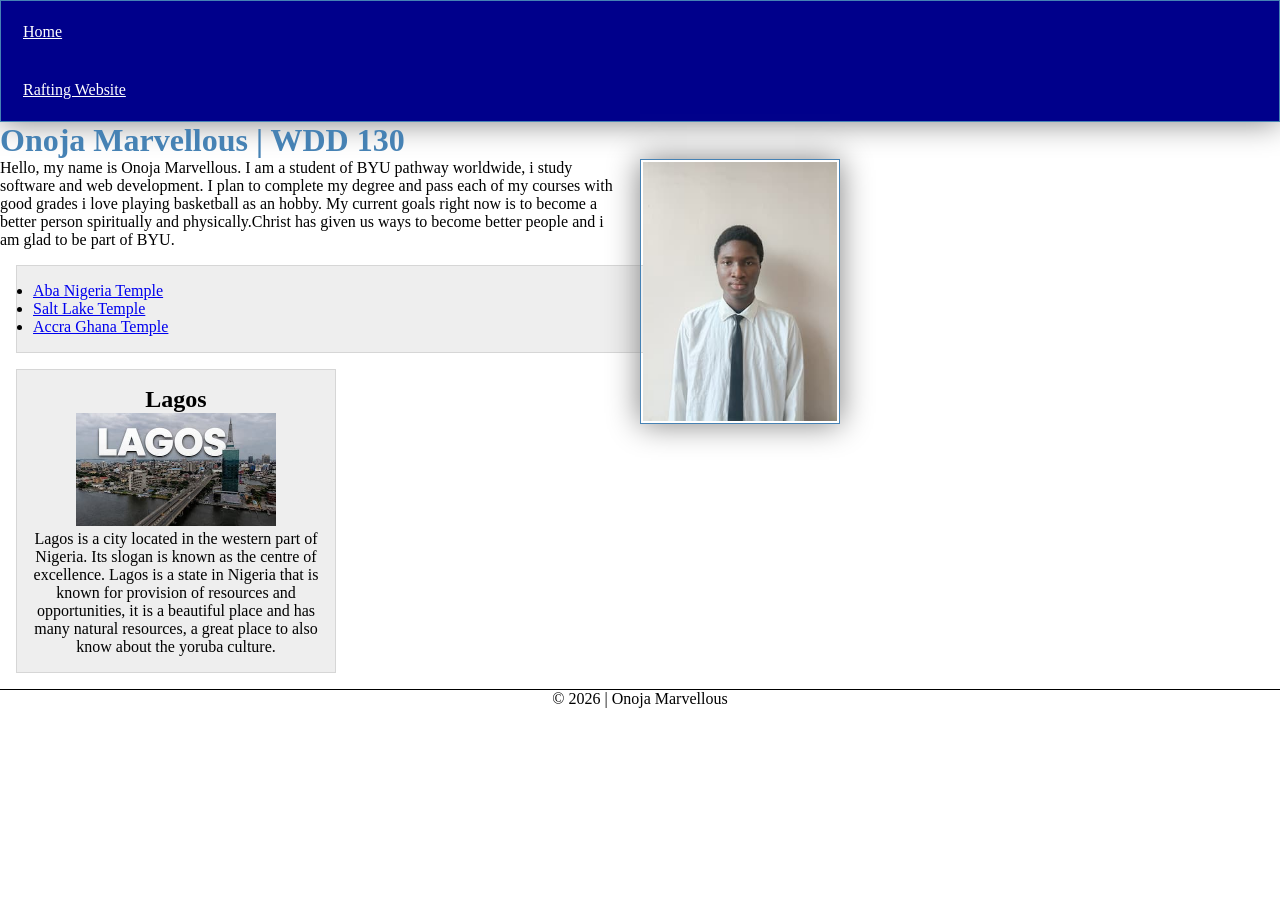
<file: index.html>
<!--23 July 2026 -->
<!DOCTYPE html>
<html lang="en-US">

<head>
    <meta charset="UTF-8">
    <meta name="viewport" content="width=device-width, initial-scale=1.0">
    <title>Onoja Marvellous | WDD 130</title>
    <meta name="description" content="Onoja Marvellous BYU-Idaho WDD 130 course home page">
    <meta name="author" content="Onoja Marvellous">

    <link rel="stylesheet" href="styles/styles.css">
</head>


<body>
    <header>
        <nav>
            <a href="#">Home</a>
            <a href="wwr/">Rafting Website</a>

        </nav>
    </header>
    <main>
        <h1>Onoja Marvellous | WDD 130</h1>
        <img src="images/profile.jpg" alt="Onoja Marvellous" width="200">
        <p>Hello, my name is Onoja Marvellous. I am a student of BYU pathway worldwide, i study
            software and web development. I plan to complete my degree and pass each of my courses
            with good grades
            i love playing basketball as an hobby. My current goals right now is to become a better
            person spiritually and physically.Christ has given us ways to become better people and i
            am glad to be part of BYU. </p>
        <ul class="box">
            <li><a href="https://www.churchofjesuschrist.org/temples/details/aba-nigeria-temple"
                  target="_blank" rel="noopener">Aba Nigeria Temple</a></li>
            <li><a href="https://www.churchofjesuschrist.org/temples/details/salt-lake-temple"
                  target="_blank" rel="noopener">Salt Lake Temple</a></li>
            <li><a href="https;//www.churchofjesuschrist.org/temples/details/accra-ghana-temple"
                  target="_blank" rel="noopener">Accra Ghana Temple</a></li>
        </ul>

    </main>
    <aside class="box">
        <h2>Lagos</h2>
        <img src="images/lagos.jpg" alt="Lagos city Nigeria">
        <p>Lagos is a city located in the western part of Nigeria. Its slogan is known as the
            centre of excellence.
            Lagos is a state in Nigeria that is known for provision of resources and opportunities,
            it is a beautiful place and has many natural resources, a great place to also know about
            the yoruba culture.
        </p>
    </aside>

    <footer>
        <p>&copy; 2026 | Onoja Marvellous</p>
    </footer>

</body>

</html>
</file>
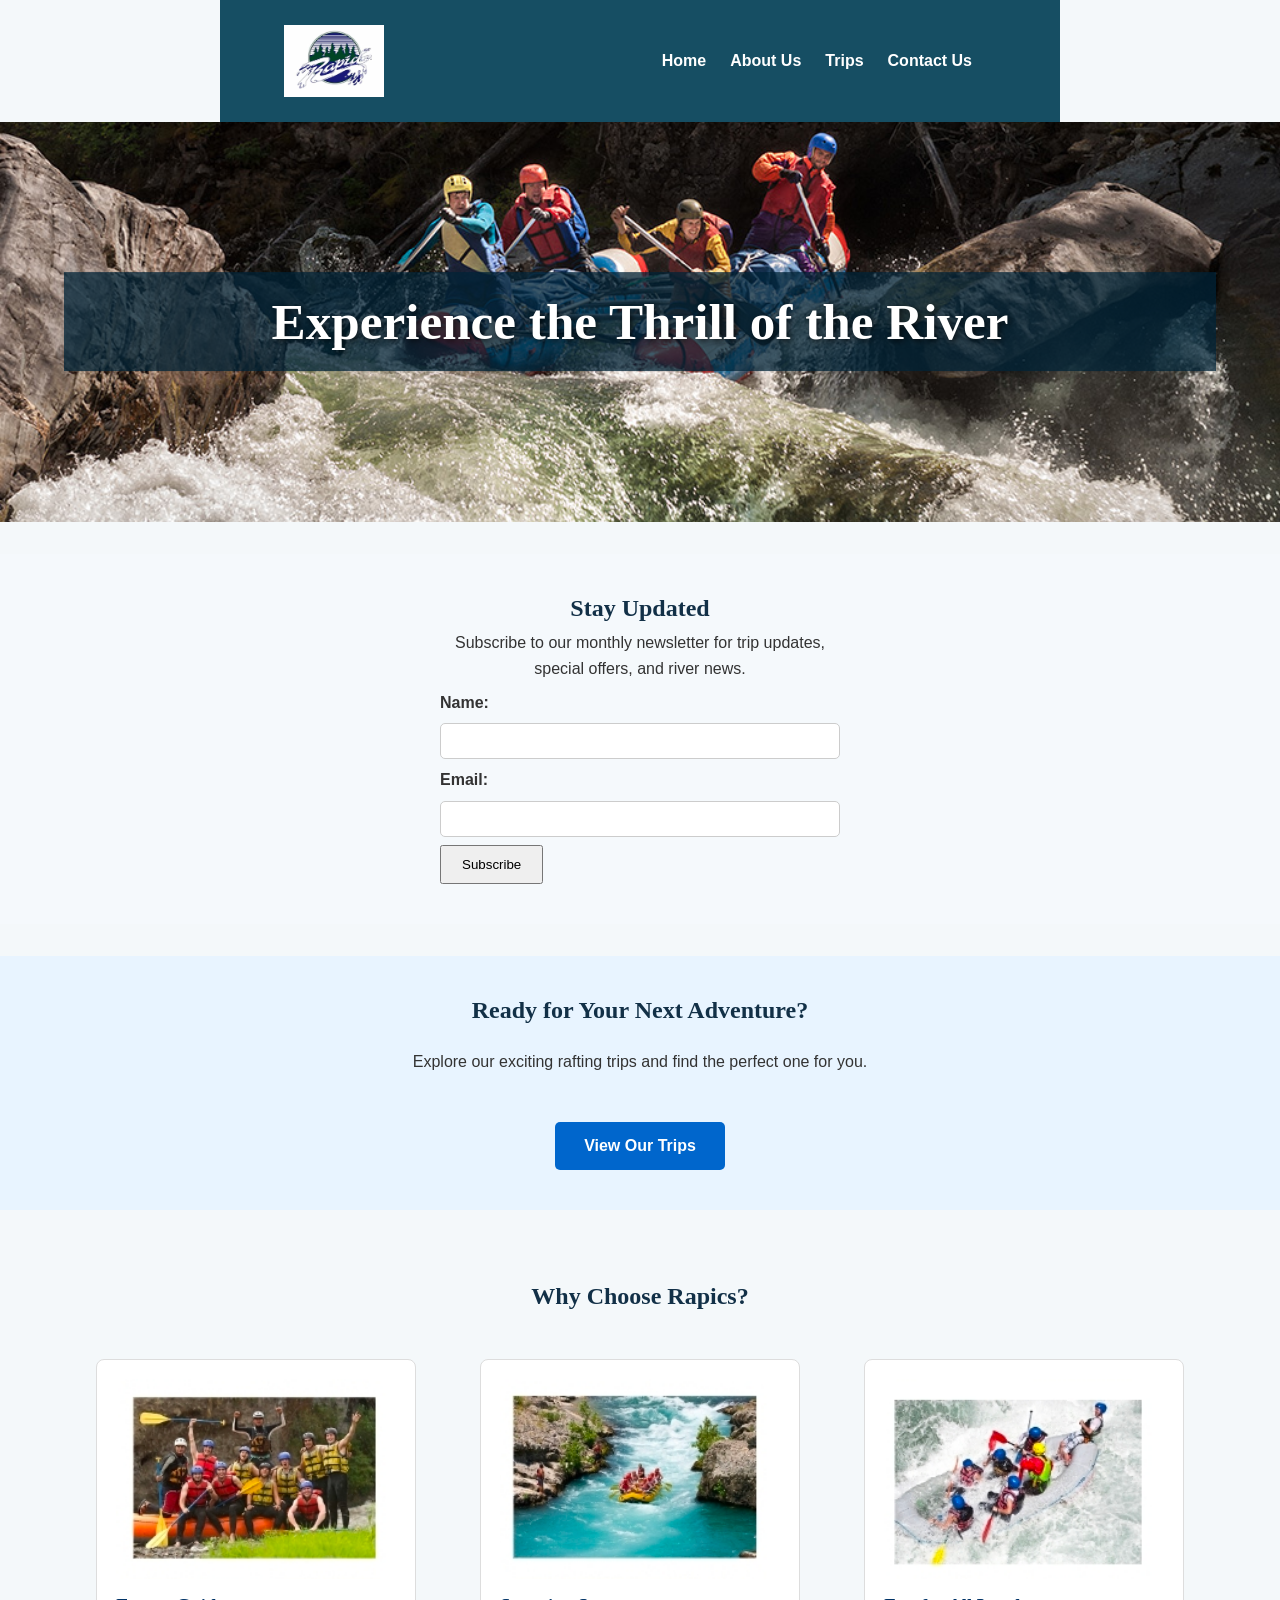
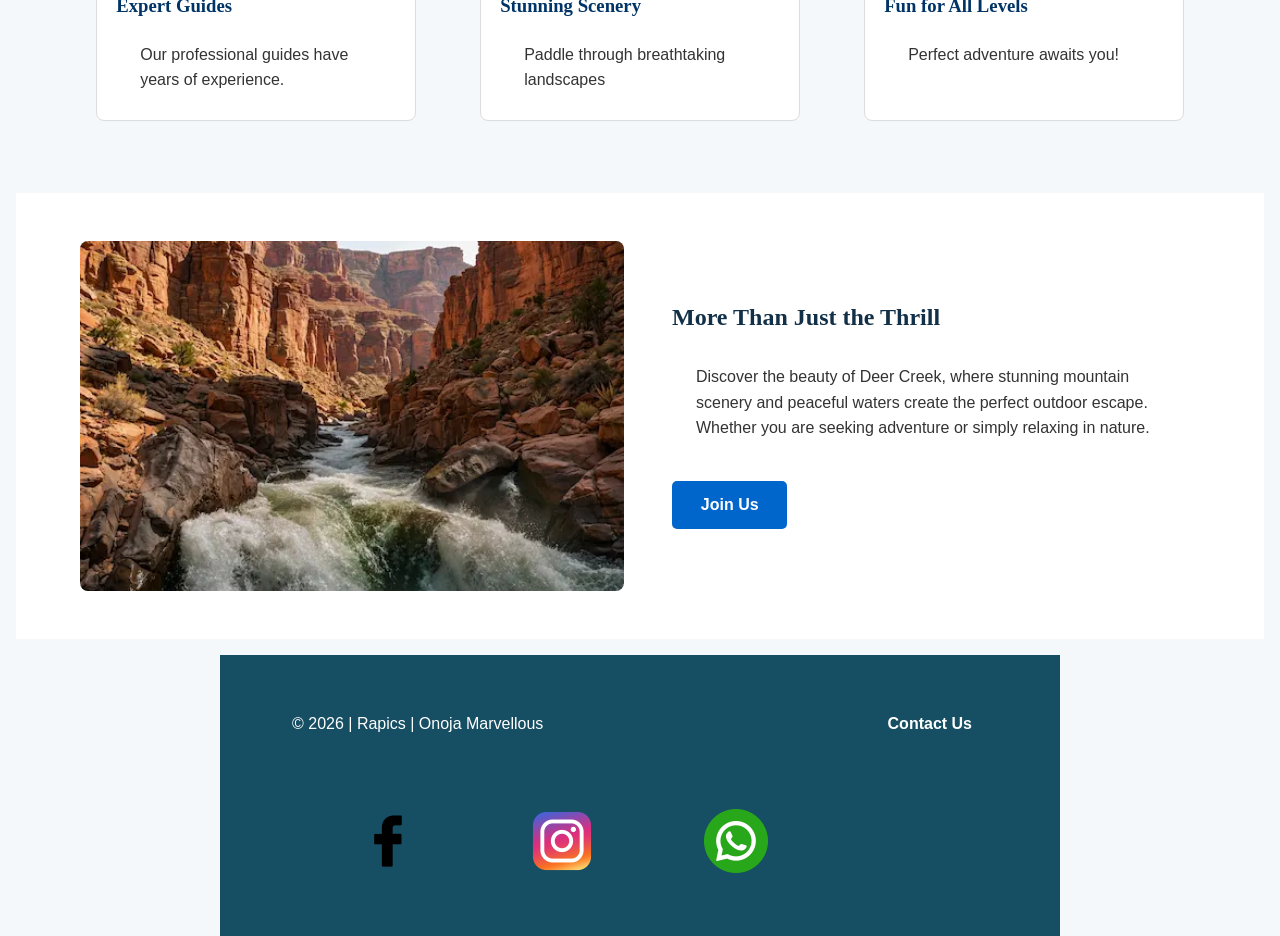
<file: wwr/index.html>
<!DOCTYPE html>
<html lang="en">

<head>
    <meta charset="UTF-8">
    <meta name="viewport" content="width=device-width, initial-scale=1.0">
    <title>Home | Rapics</title>
    <meta name="description" content="Contact Rapics for whitewater rafting adventures on Deer Creek River.
      Find our location, phone number, email address, and other information.">
    <meta name="author" content="Onoja Marvellous">
    <link rel="stylesheet" href="styles/rafting.css">
</head>

<body>
    <header>
        <img src="images/z-rapics.jpg" alt="Company Logo" width="200">
        <nav>
            <a href="index.html">Home</a>
            <a href="about.html">About Us</a>
            <a href="trips.html">Trips</a>
            <a href="contact.html">Contact Us</a>
        </nav>
    </header>
    <main>
        <div class="hero">
            <img src="images/hero-image.jpeg" alt="Whitewater rafting adventure" class="hero-img">
            <h1>Experience the Thrill of the River</h1>
        </div>

        <section class="newsletter">
            <h2>Stay Updated</h2>
            <p>Subscribe to our monthly newsletter for trip updates, special offers, and river news.
            </p>
            <form class="newsletter-form">
                <label for="news-name">Name:</label>
                <input type="text" id="news-name" name="name" required>

                <label for="news-email">Email:</label>
                <input type="email" id="news-email" name="email" required>

                <button type="submit">Subscribe</button>
            </form>
        </section>

        <section class="home-cta">
            <h2>Ready for Your Next Adventure?</h2>
            <p>Explore our exciting rafting trips and find the perfect one for you.</p>
            <a href="trips.html">View Our Trips</a>
        </section>

        <section class="features">
            <h2>Why Choose Rapics?</h2>

            <div class="feature-grid">
                <article class="feature">
                    <img src="images/rafting5.jpg" alt="Experienced guides">
                    <h3>Expert Guides</h3>
                    <p>Our professional guides have years of experience.</p>
                </article>

                <article class="feature">
                    <img src="images/rafting2.jpg" alt="Beautiful views">
                    <h3>Stunning Scenery</h3>
                    <p>Paddle through breathtaking landscapes</p>
                </article>

                <article class="feature">
                    <img src="images/rafting4.jpg" alt="Fun for everyone">
                    <h3>Fun for All Levels</h3>
                    <p>Perfect adventure awaits you!</p>
                </article>
            </div>
        </section>

        <section class="home-adventure">
            <img src="images/deercreek.webp" alt="A beautiful deer creek">

            <div class="adventure-content">
                <h2>More Than Just the Thrill</h2>
                <p>Discover the beauty of Deer Creek, where stunning mountain scenery and peaceful
                    waters create the perfect outdoor escape.
                    Whether you are seeking adventure or simply relaxing in nature.
                </p>
                <a href="trips.html">Join Us</a>
            </div>
        </section>
    </main>
    <footer>
        <p>&copy; 2026 | Rapics | Onoja Marvellous</p>
        <nav>
            <a href="contact.html">Contact Us</a>
        </nav>
        <nav class="socialmedia">
            <a href="https://facebook.com"><img src="images/facebook.png"
                  alt="Follow us on Facebook"></a>
            <a href="https://instagram.com"><img src="images/instagram.png"
                  alt="Follow us on instagram"></a>
            <a href="https://whatsapp.com"><img src="images/whatsapp.png"
                  alt="Follow us on whatsapp"></a>
        </nav>
    </footer>

</body>

</html>
</file>
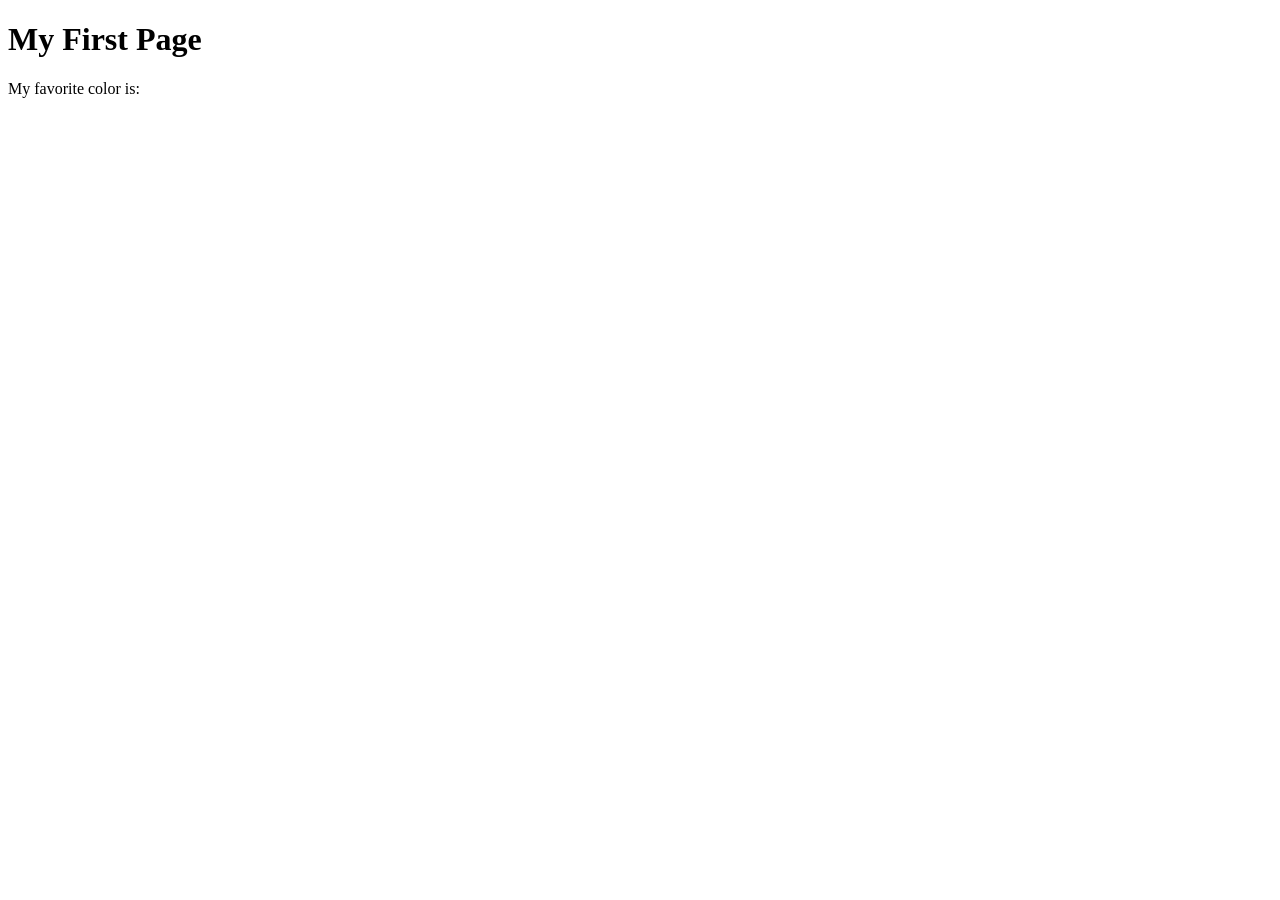
<file: week01/first-page.html>
<!DOCTYPE html>
<html lang="en">
<head>
    <meta charset="UTF-8">
    <meta name="viewport" content="width=device-width, initial-scale=1.0">
    <title>My First Page</title>
</head>
<body>
    <h1>My First Page</h1>
    <p>My favorite color is: </p>
</body>
</html>
</file>
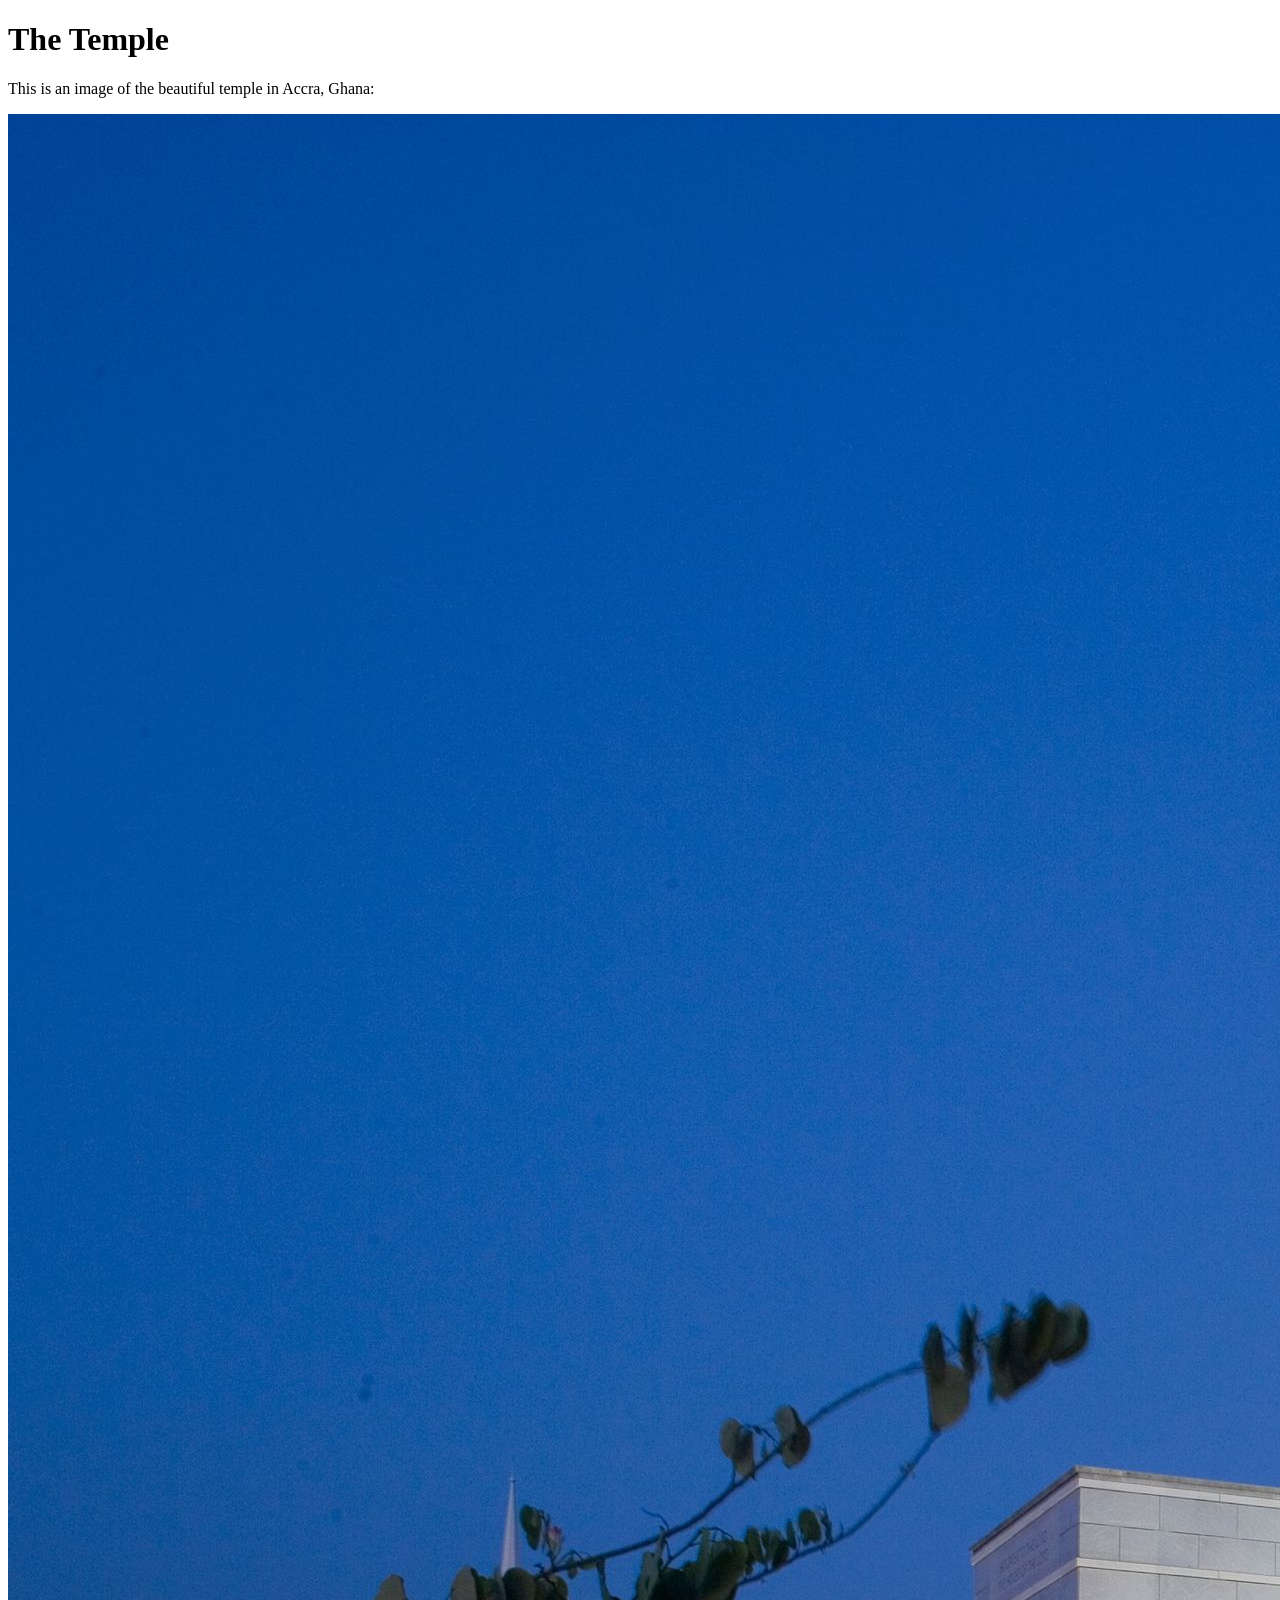
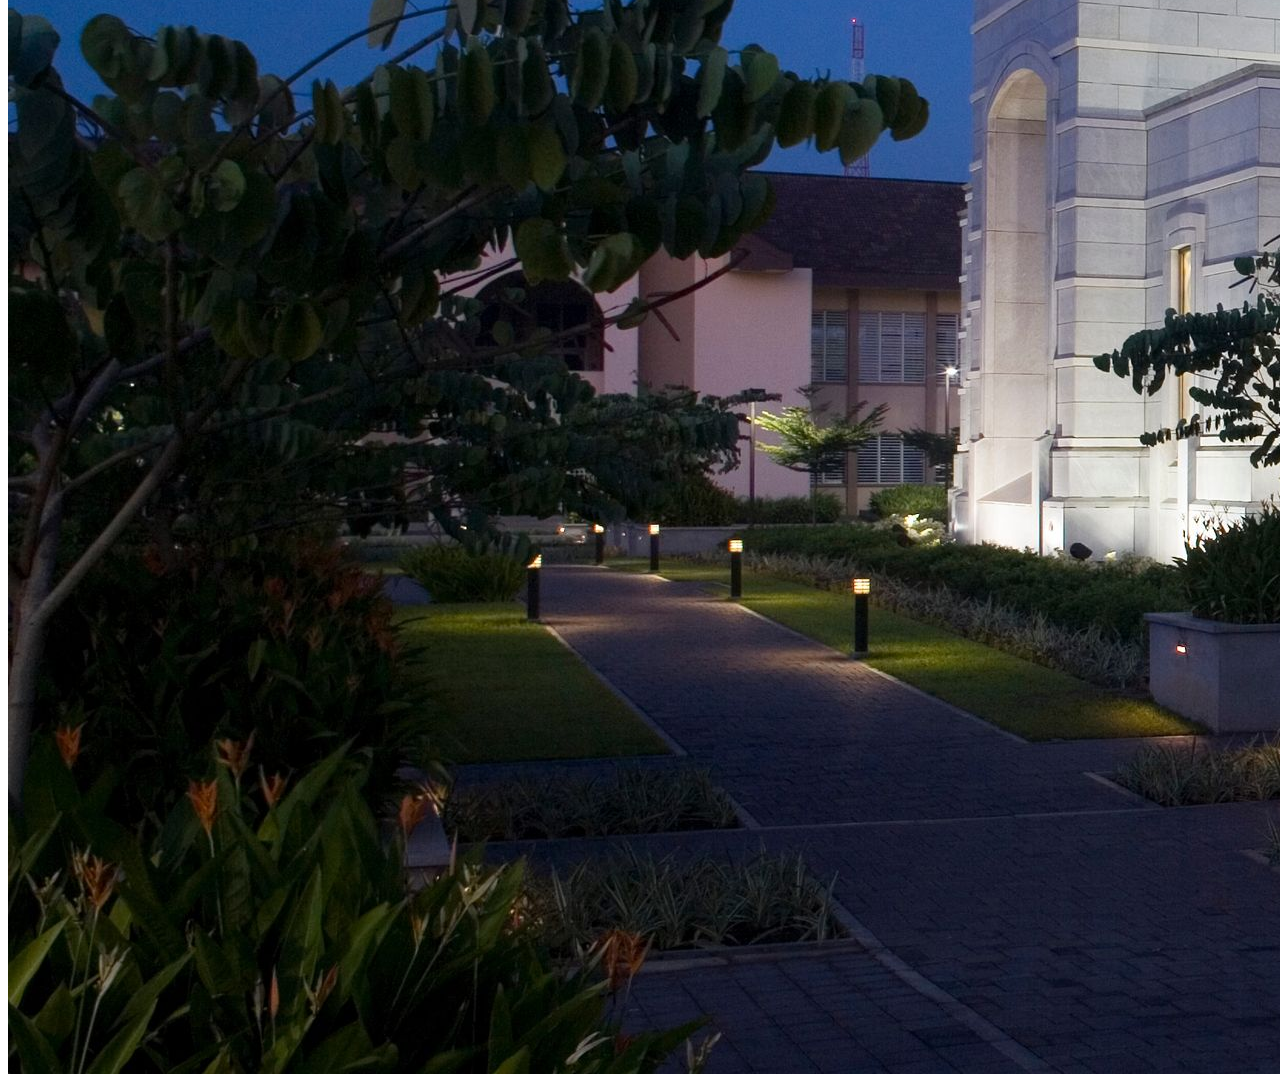
<file: week01/images.html>
<!DOCTYPE html>
<html lang="en">
<head>
    <meta charset="UTF-8">
    <meta name="viewport" content="width=device-width, initial-scale=1.0">
    <title>Temple Image</title>
</head>
<body>
    <h1>The Temple</h1>
    <p>This is an image of the beautiful temple in Accra, Ghana:</p>
    <img src="images/temple-large.jpeg" alt="The Accra Ghana Temple">
    
</body>
</html>
</file>
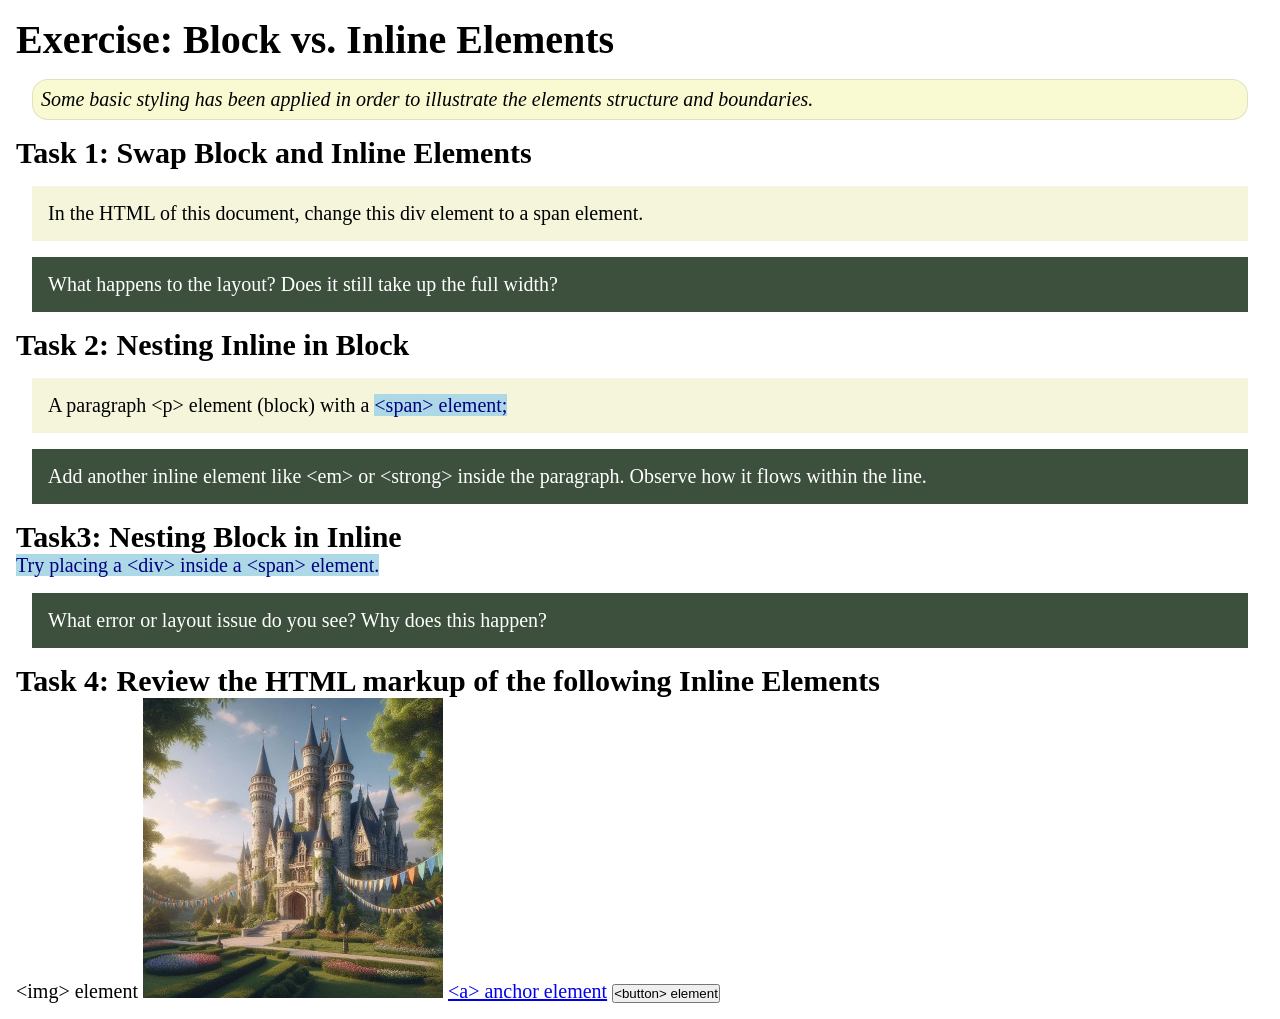
<file: week02/block-vs-inline.html>
<!DOCTYPE html>
<html lang="en">

<head>
    <meta charset="UTF-8">
    <meta name="viewport" content="width=device-width, initial-scale=1.0">
    <title>Exercise: Block vs. Inline Elements</title>
    <link rel="stylesheet" href="styles/block-vs-inline.css">
</head>

<body>
    <main>
        <h1>Exercise: Block vs. Inline Elements</h1>
        <p class="note">Some basic styling has been applied in order to illustrate the elements structure and
            boundaries.</p>

        <h2>Task 1: Swap Block and Inline Elements</h2>
        <div>In the HTML of this document, change this div element to a span element.</div>

        <p class="question">What happens to the layout? Does it still take up the full width?</p>

        <h2>Task 2: Nesting Inline in Block</h2>
        <p>A paragraph &lt;p&gt; element (block) with a <span>&lt;span&gt; element;</span></p>
        <p class="question">Add another inline element like &lt;em&gt; or &lt;strong&gt; inside the paragraph. Observe
            how it flows within the line.</p>

        <h2>Task3: Nesting Block in Inline</h2>
        <span>Try placing a &lt;div&gt; inside a &lt;span&gt; element.</span>
            <p class="question">What error or layout issue do you see? Why does this happen?</p>


            <h2>Task 4: Review the HTML markup of the following Inline Elements</h2>
        &lt;img&gt; element
        <img src="images/castle.webp" alt="placeholder image (images are inline)" width="300" height="300">
        <a href="https://churchofjesuschrist.org">&lt;a&gt; anchor element</a>
        <button type="button">&lt;button&gt; element</button>
    </main>
</body>

</html>
</file>
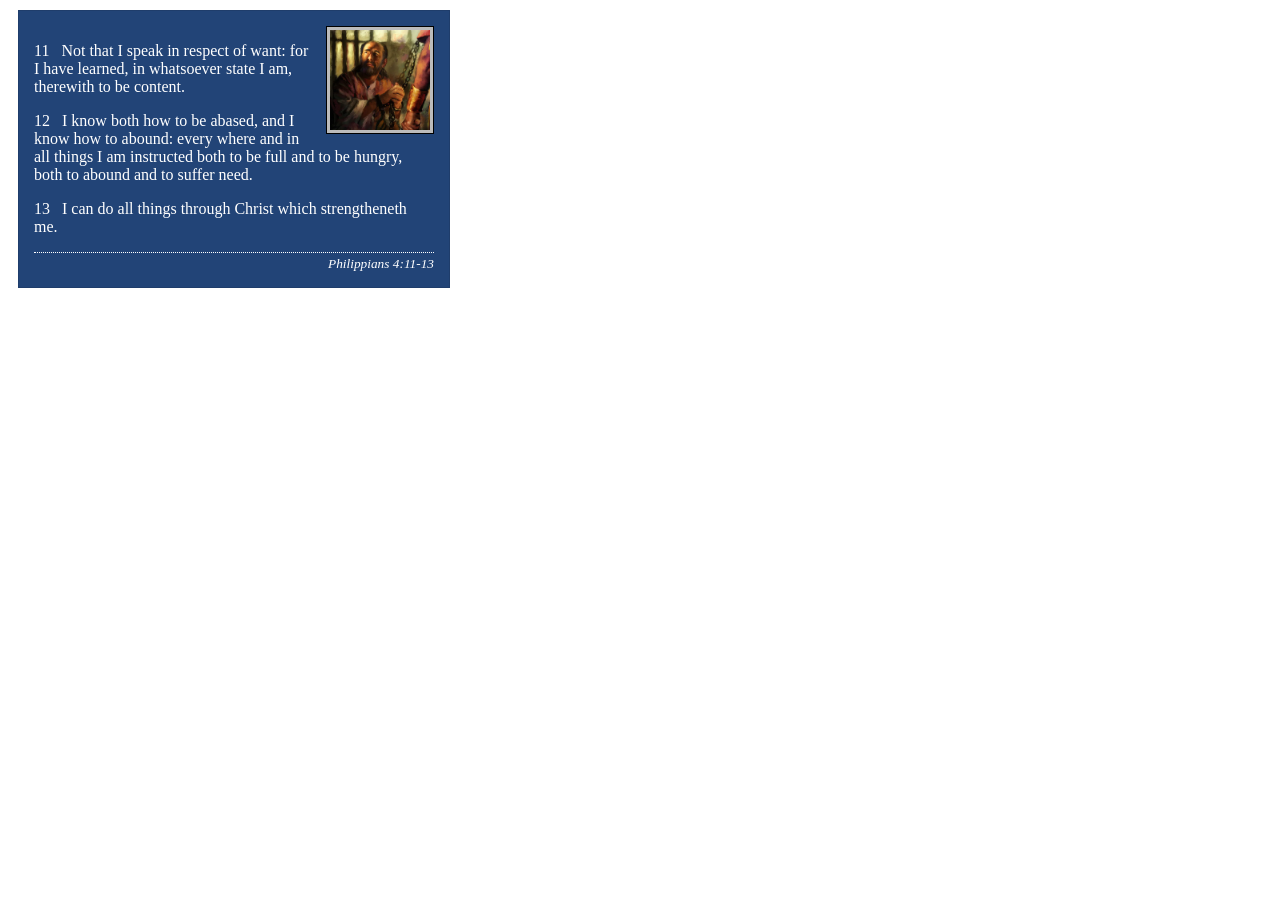
<file: week02/box-model-solution.html>
<!DOCTYPE html>
<html lang="en">
<head>
    <meta charset="UTF-8">
    <meta name="viewport" content="width=device-width, initial-scale=1.0">
    <title>Box Model Activity</title>
    <link rel="stylesheet" href="styles/box-model-solution.css">
</head>
<body>
    <main>
        <div class="callout">
            <img src="images/apostle-paul-imprisoned.webp" alt="Paul the Apostle - Imprisoned in Rome" width="200" height="200">
            <blockquote>
                <p>11 &nbsp; Not that I speak in respect of want: for I have learned, in whatsoever state I am, therewith to be content.</p>
                <p>12 &nbsp; I know both how to be abased, and I know how to abound: every where and in all things I am instructed both to be full and to be hungry, both to abound and to suffer need.</p>
                <p>13 &nbsp; I can do all things through Christ which strengtheneth me.</p>
            </blockquote>
            <cite>Philippians 4:11-13</cite>
        </div>
    </main>
</body>
</html>
</file>
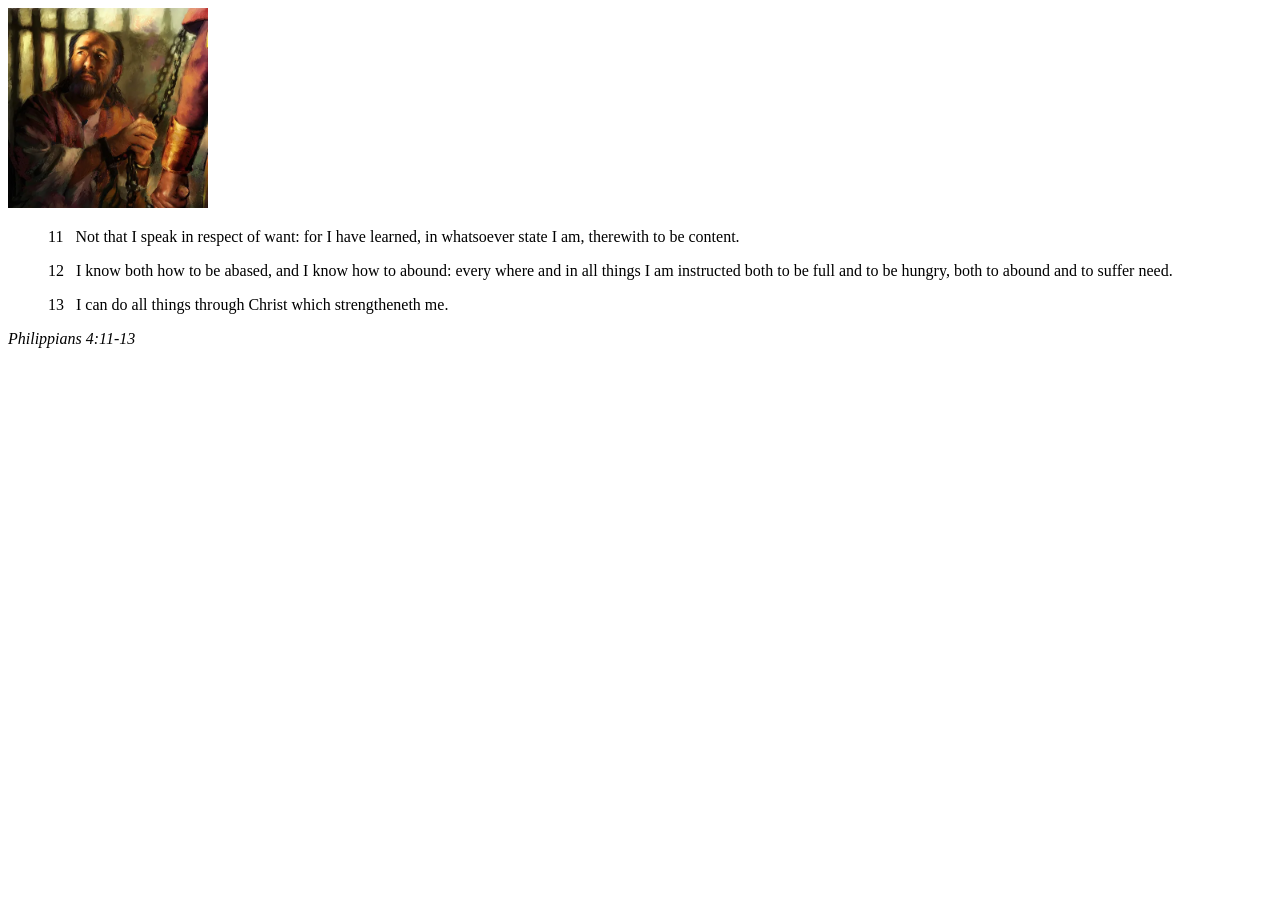
<file: week02/box-model.html>
<!DOCTYPE html>
<html lang="en">
<head>
    <meta charset="UTF-8">
    <meta name="viewport" content="width=device-width, initial-scale=1.0">
    <title>Box Model Activity</title>
</head>
<body>
    <main>
        <div class="callout">
            <img src="images/apostle-paul-imprisoned.webp" alt="Paul the Apostle - Imprisoned in Rome" width="200" height="200">
            <blockquote>
                <p>11 &nbsp; Not that I speak in respect of want: for I have learned, in whatsoever state I am, therewith to be content.</p>
                <p>12 &nbsp; I know both how to be abased, and I know how to abound: every where and in all things I am instructed both to be full and to be hungry, both to abound and to suffer need.</p>
                <p>13 &nbsp; I can do all things through Christ which strengtheneth me.</p>
            </blockquote>
            <cite>Philippians 4:11-13</cite>
        </div>
    </main>
</body>
</html>
</file>
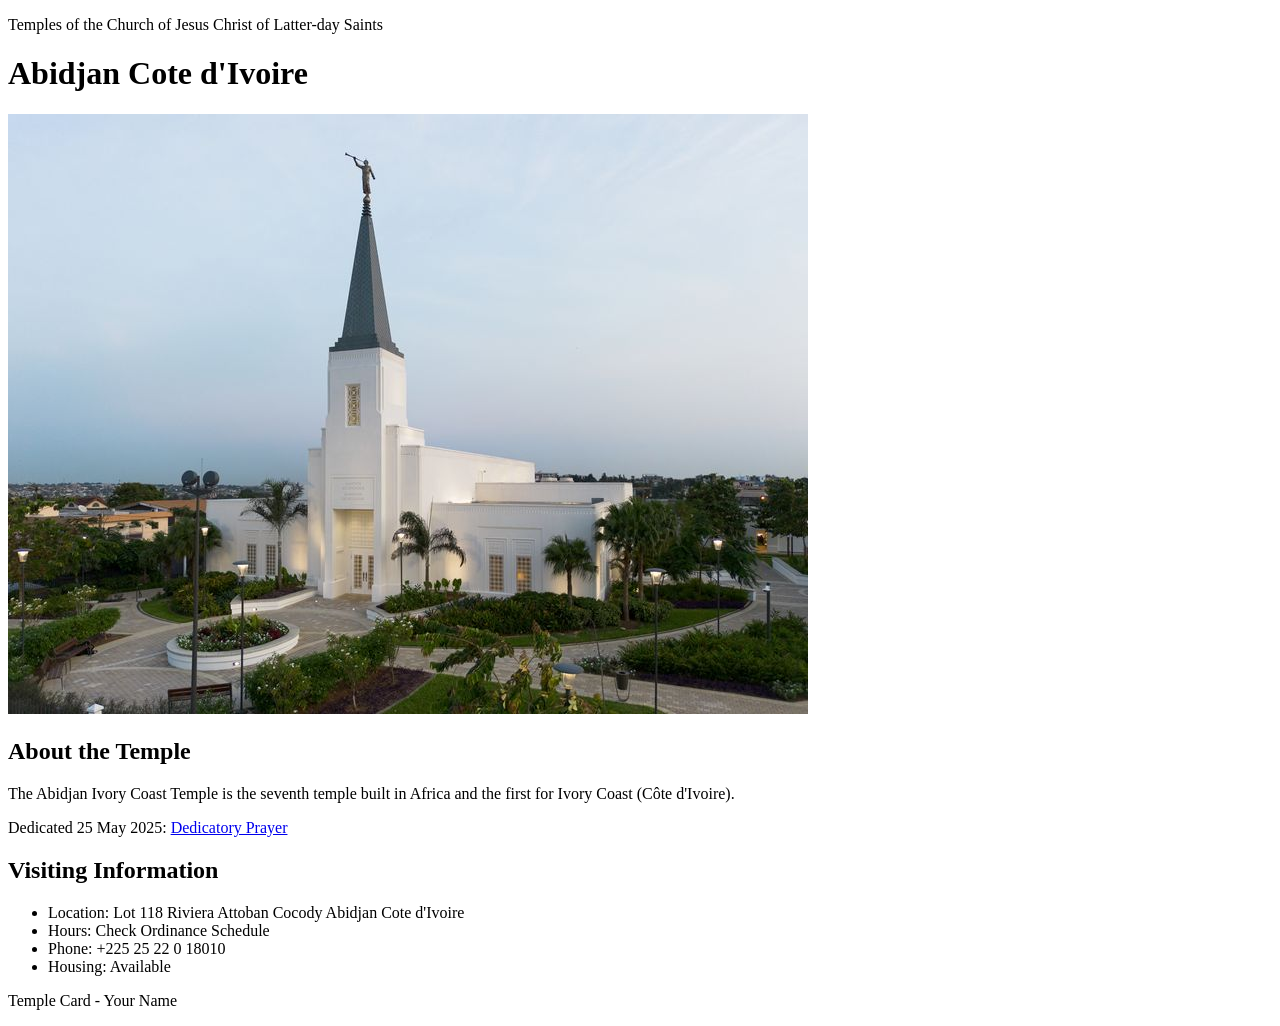
<file: week02/temple.html>
<!DOCTYPE html>
<html lang="en">

<head>
    <meta charset="UTF-8">
    <meta name="viewport" content="width=device-width, initial-scale=1.0">
    <title>Temple Card - Abidjan Cote d'Ivoire</title>
</head>

<body>
    <header>
        <p>Temples of the Church of Jesus Christ of Latter-day Saints</p>
    </header>
    <main>
        <h1>Abidjan Cote d'Ivoire</h1>
        <picture>
            <img src="images/abidjan-ivory-coast.jpeg" alt="Abidjan Cote d'Ivoire Temple">
        </picture>
        <section>
            <h2>About the Temple</h2>
            <p>The Abidjan Ivory Coast Temple is the seventh temple built in Africa and the first for Ivory Coast (Côte
                d'Ivoire).</p>
            <p>Dedicated 25 May 2025: <a
                    href="https://www.churchofjesuschrist.org/temples/dedicatory-prayer/abidjan-ivory-coast-temple/2025-05-25?lang=eng"
                    target="_blank" rel="noopener noreferrer">Dedicatory Prayer</a></p>
        </section>
        <section>
            <h2>Visiting Information</h2>
            <ul>
                <li>Location: Lot 118 Riviera Attoban Cocody Abidjan Cote d'Ivoire</li>
                <li>Hours: Check Ordinance Schedule</li>
                <li>Phone: +225 25 22 0 18010</li>
                <li>Housing: Available</li>
            </ul>
        </section>
    </main>
    <footer>
        <p>Temple Card - Your Name</p>
    </footer>
</body>

</html>
</file>
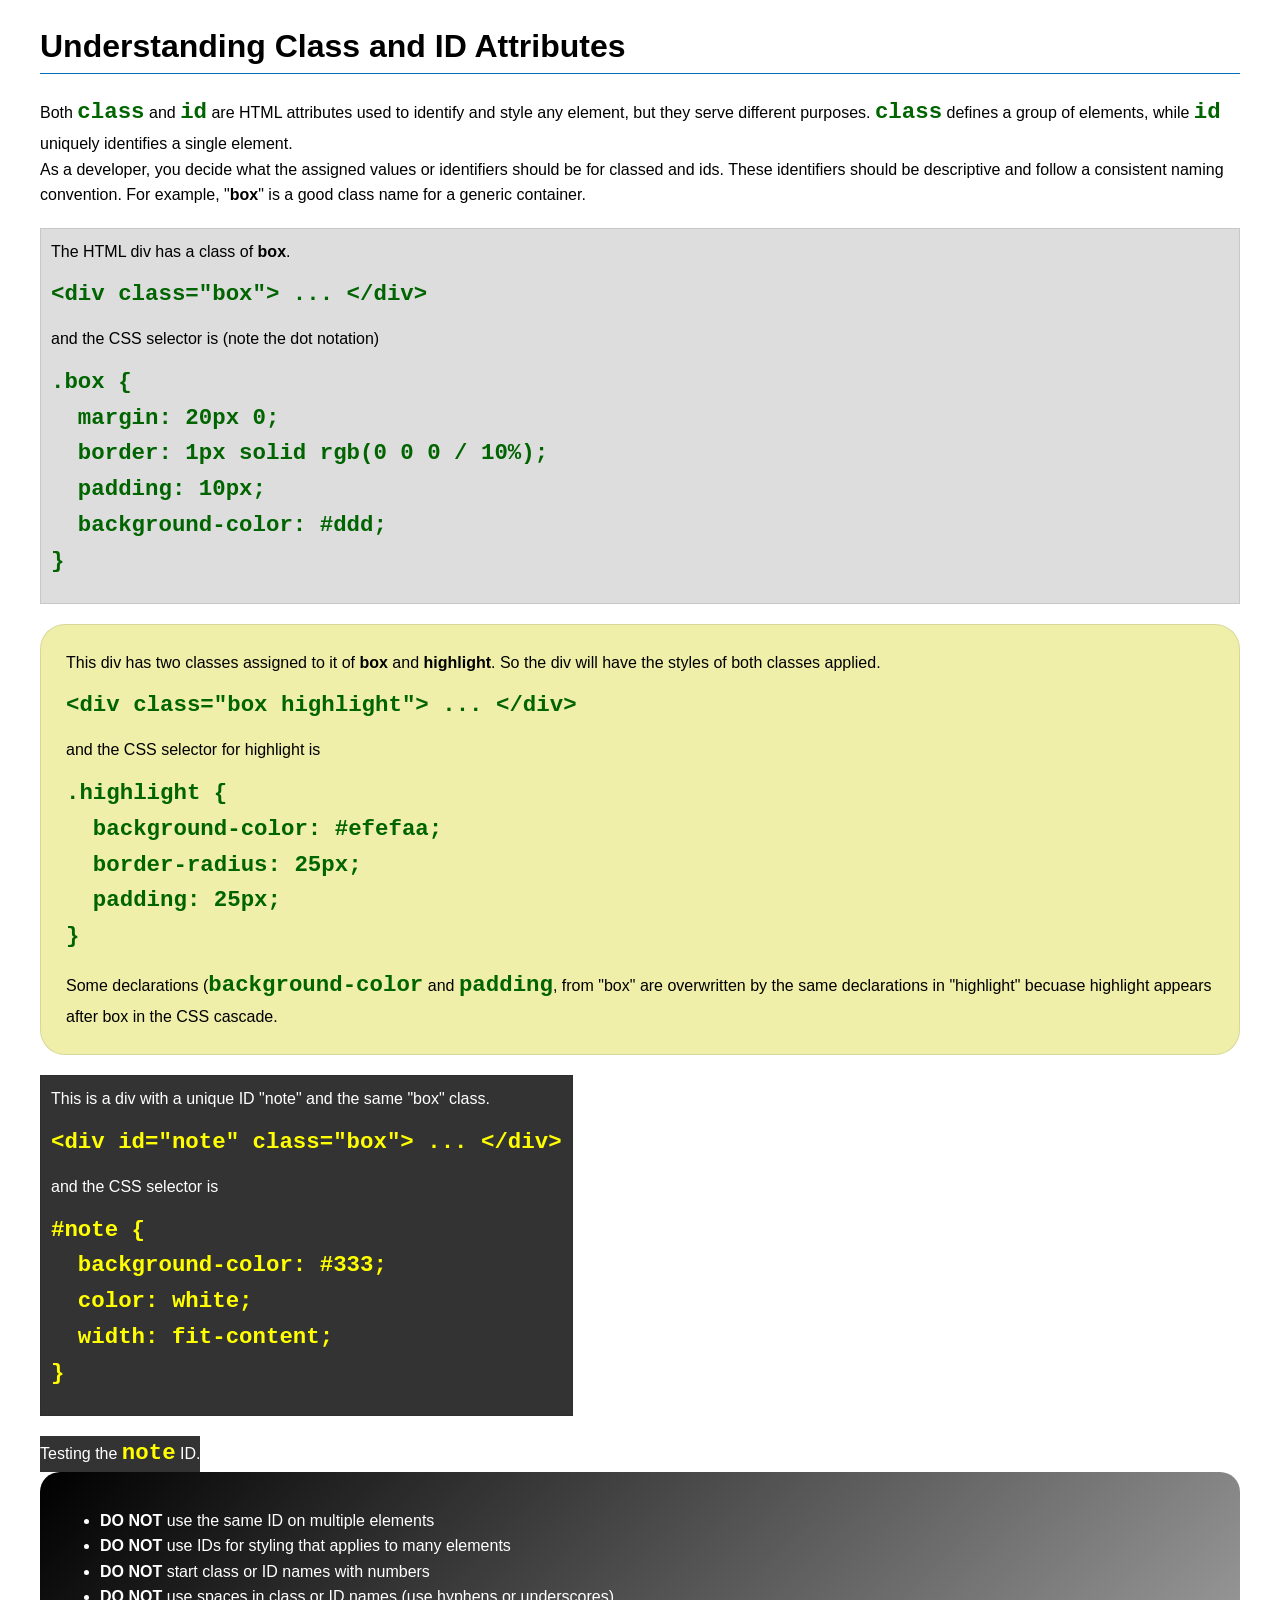
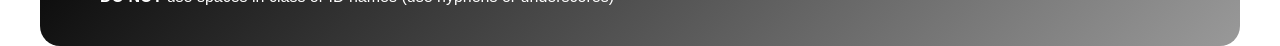
<file: week03/class-and-id.html>
<!DOCTYPE html>
<html lang="en">

<head>
    <meta charset="UTF-8">
    <meta name="viewport" content="width=device-width, initial-scale=1.0">
    <title>Class vs ID Attributes</title>
    <link rel="stylesheet" href="styles/class-and-id.css">
</head>

<body>
    <h1>Understanding Class and ID Attributes</h1>
    <p>Both <code>class</code> and <code>id</code> are HTML attributes used to identify and style any element, but they
        serve different purposes. <code>class</code> defines a group of elements, while <code>id</code> uniquely
        identifies a single element.</p>
    <p>As a developer, you decide what the assigned values or identifiers should be for classed and ids. These
        identifiers should be
        descriptive and follow a consistent naming convention. For example, "<strong>box</strong>" is a good class name
        for a generic container.</p>
    <div class="box">
        <p>The HTML div has a class of <strong>box</strong>.</p>
        <pre><code class="html">&lt;div class="box"&gt; ... &lt;/div&gt;</code></pre>
        and the CSS selector is (note the dot notation)
        <pre><code class="css">.box {
  margin: 20px 0;
  border: 1px solid rgb(0 0 0 / 10%);
  padding: 10px;
  background-color: #ddd; 
}</code></pre>
    </div>

    <div class="box highlight">
        <p>This div has two classes assigned to it of <strong>box</strong> and <strong>highlight</strong>. So the div
            will have the styles of both classes applied.</p>
        <pre><code class="html">&lt;div class="box highlight"&gt; ... &lt;/div&gt;</code></pre>
        and the CSS selector for highlight is
        <pre><code class="css">.highlight {
  background-color: #efefaa;
  border-radius: 25px;
  padding: 25px;
}</code></pre>
<p>Some declarations (<code>background-color</code> and <code>padding</code>, from "box" are overwritten by the same declarations in "highlight" becuase highlight appears after box in the CSS cascade.</p>
    </div>

    <div id="note" class="box">
        <p>This is a div with a unique ID "note" and the same "box" class.</p>
        <pre><code class="html">&lt;div id="note" class="box"&gt; ... &lt;/div&gt;</code></pre>
        and the CSS selector is
        <pre><code class="css">#note {
  background-color: #333;
  color: white;
  width: fit-content;
}</code></pre>
    </div>

    <div id="note">
        <p>Testing the <code>note</code> ID.</p>
    </div>

    <section id="best-practice">
        <ul>
            <li><strong>DO NOT</strong> use the same ID on multiple elements</li>
            <li><strong>DO NOT</strong> use IDs for styling that applies to many elements</li>
            <li><strong>DO NOT</strong> start class or ID names with numbers</li>
            <li><strong>DO NOT</strong> use spaces in class or ID names (use hyphens or underscores)</li>
        </ul>
    </section>




</body>

</html>
</file>
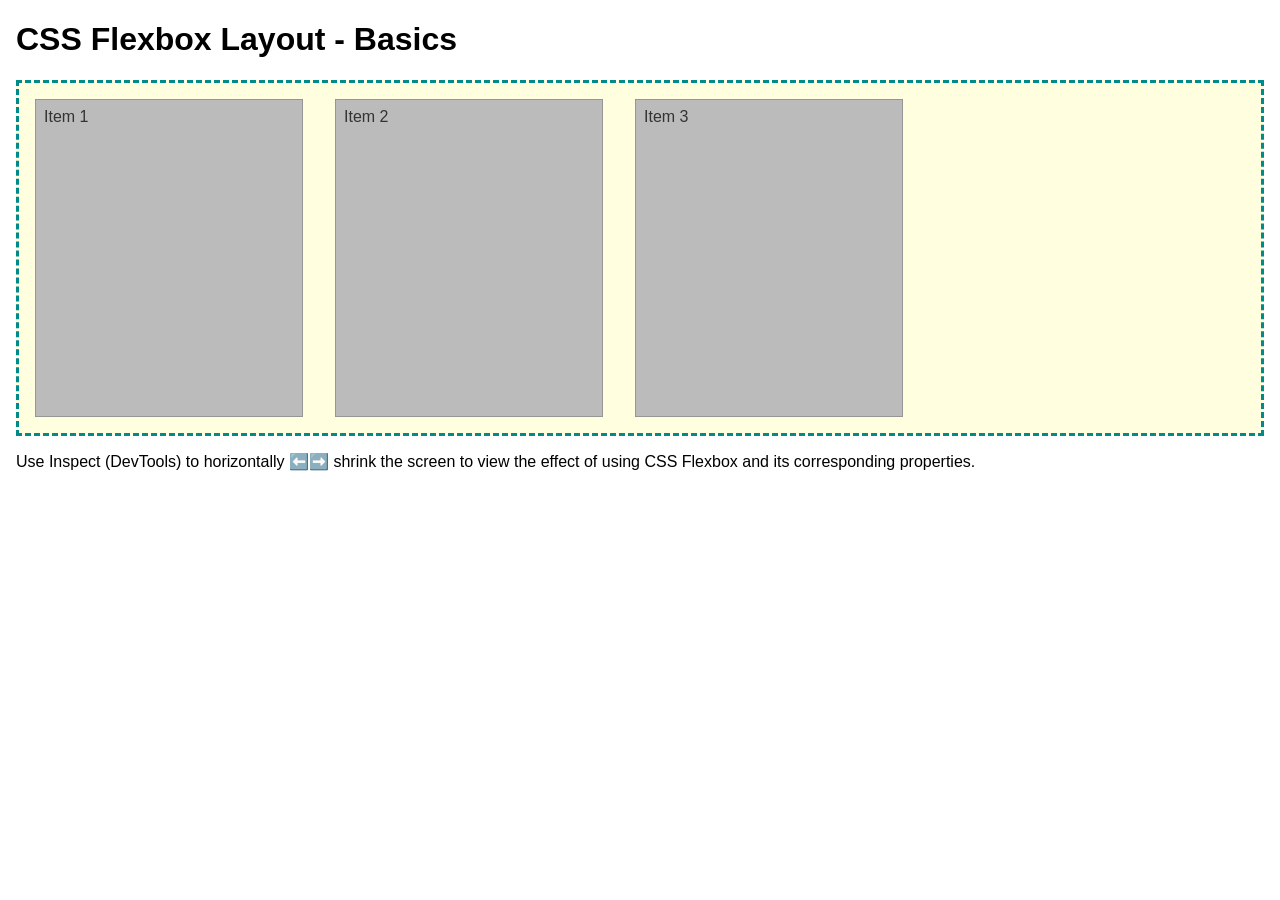
<file: week04/flexbox-layout.html>
<!DOCTYPE html>
<html lang="en">
<head>
    <meta charset="UTF-8">
    <meta name="viewport" content="width=device-width, initial-scale=1.0">
    <title>CSS Flexbox Layout - Basics</title>
    <link rel="stylesheet" href="styles/flexbox.css">
</head>
<body>
    <main>
        <h1>CSS Flexbox Layout - Basics</h1>
        <div class="flex-container">
            <div class="flex-item item1">Item 1</div>
            <div class="flex-item item2">Item 2</div>
            <div class="flex-item item3">Item 3</div>
        </div>
        <p>Use Inspect (DevTools) to horizontally ⬅️➡️ shrink the screen to view the effect of using CSS Flexbox and its corresponding properties.</p>
    </main>
</body>
</html>
</file>
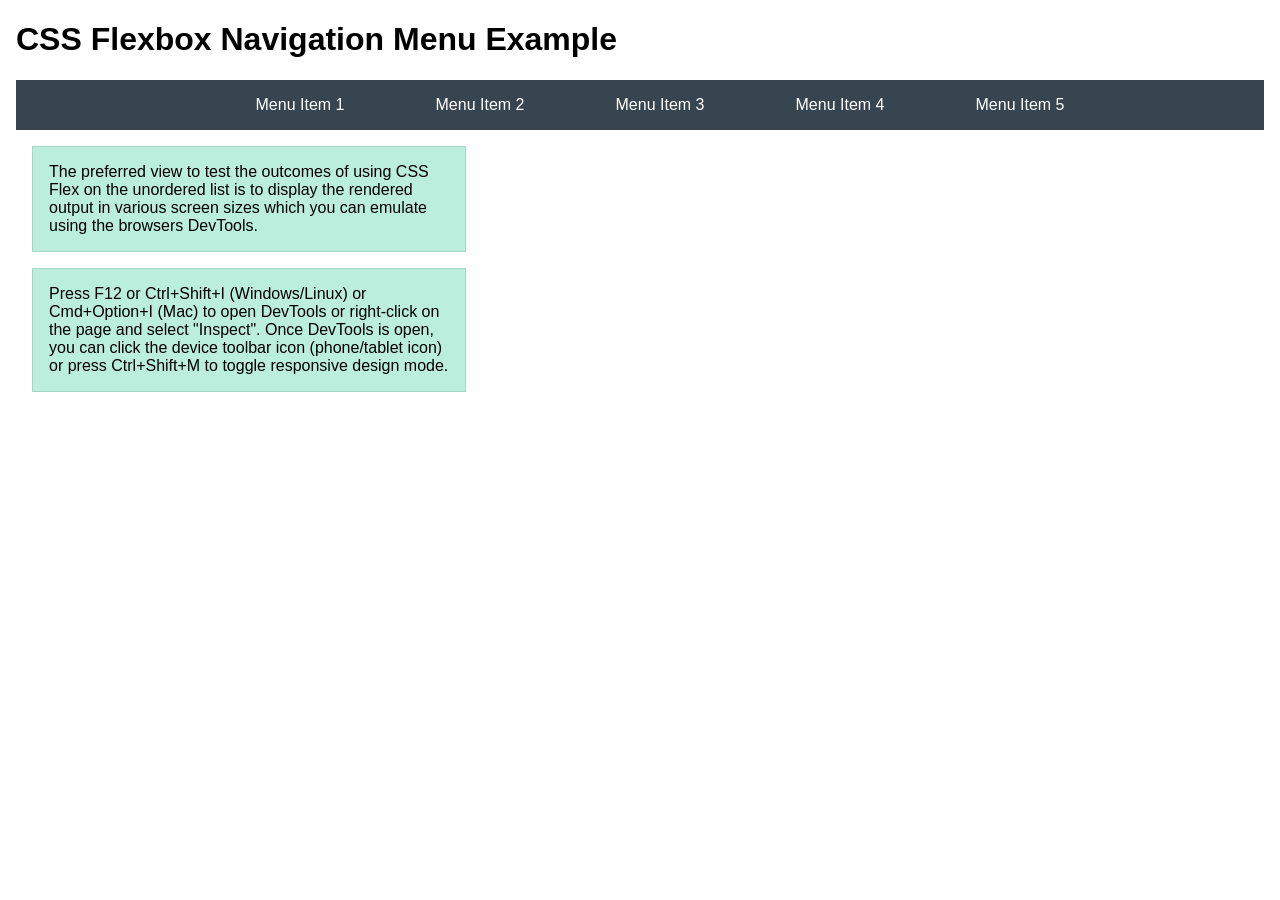
<file: week04/flexbox-menu.html>
<!DOCTYPE html>
<html lang="en">
<head>
    <meta charset="UTF-8">
    <meta name="viewport" content="width=device-width, initial-scale=1.0">
    <title>CSS Flexbox - Navigation Menu</title>
    <link rel="stylesheet" href="styles/flexbox-menu.css">
</head>
<body>
    <main>
        <h1>CSS Flexbox Navigation Menu Example</h1>
        <nav>
            <ul>
                <li><a href="#">Menu Item 1</a></li>
                <li><a href="#">Menu Item 2</a></li>
                <li><a href="#">Menu Item 3</a></li>
                <li><a href="#">Menu Item 4</a></li>
                <li><a href="#">Menu Item 5</a></li>
            </ul>
        </nav>
        <p>The preferred view to test the outcomes of using CSS Flex on the unordered list is to display the rendered output in various screen sizes which you can emulate using the browsers DevTools.</p>

        <p>Press F12 or Ctrl+Shift+I (Windows/Linux) or Cmd+Option+I (Mac) to open DevTools or right-click on the page and select "Inspect". Once DevTools is open, you can click the device toolbar icon (phone/tablet icon) or press Ctrl+Shift+M to toggle responsive design mode.</p>

                      
        
    </main>
</body>
</html>
</file>
<file: styles/styles.css>
* {
    margin: 0;
    padding: 0;
    box-sizing: border-box;
}

nav {
    background-color: darkblue;
    padding: 10px;
}

nav a {
    color: white;
    display: block;
    padding: 20px
}

h1 {
    color: steelblue;
}

main {
    max-width: 840px;
}

main img {
    width: 200px;
    height: auto;
    border: 1px solid steelblue;
    padding: 2px;
    box-shadow: 0 0 30px gray;
    float: right;
    margin: 0 0 1rem 1rem;
}

nav {
    border: 1px solid steelblue;
    padding: 2px;
    box-shadow: 0 0 30px gray;
}

p {
    padding: 0;
}

aside {
    width: 20em;
    margin: 1em;
    border: 1px solid rgba(0, 0, 0, 0, 0.2);
    /* why use rgba instead of hex here? */
    padding: 1em;
    background-color: #eee;
    color: #333;
    text-align: center;
    position: relative;
}

aside img {
    width: 200px;
    height: auto;
}

aside h2 {
    top: 65px;
    left: 150px;
}

footer {
    margin-top: 1em;
    border-top: 1px solid #000;
    text-align: center;
}

/* Class Selectors */
.box {
    margin: 1rem;
    border: 1px solid rgba(0, 0, 0, .1);
    padding: 1rem;
    background-color: #eee;
    color: #000;
}
</file>
<file: wwr/styles/rafting.css>
:root {
    --primary-color: #622e30;
    --accent1-color: #7e2d2d;

    --heading-font: 'Gill Sans', 'Gill Sans MT',
        Calibri, 'Trebuchet MS', sans-serif;
    --body-font: Arial, Helvetica, sans-serif;
}

* {
    margin: 0;
    padding: 0;
    box-sizing: border-box;
}

body {
    font-family: var(--body-font);
    color: var(--accent1-color);
    font-size: 16px;
}

header,
main,
footer {
    width: 840px;
    margin: 0 auto;
}

h1,
h2 {
    font-family: var(--heading-font);
    color: var(--primary-color);
}

nav,
p,
section,
article {
    margin: 16px;
    padding: 8px;
}

.socialmedia a {
    text-decoration: none;
}

.socialmedia img {
    width: 4rem;
    height: 4rem;
}

.hero {
    position: relative;
}

.hero h1 {
    position: absolute;
    top: 2em;
    width: 100%;
    background-color: #6260608a;
    color: white;
    text-align: center;
    padding: 2rem 0;
}

.hero article {
    position: absolute;
    top: 12rem;
    left: 4em;
    right: 4em;
    background-color: rgba(0, 0, 0, 0.7);
    padding: 20px;
}

.hero article img {
    float: right;
    width: 200px;
    padding: 0 0 0 1rem;
}

header {
    display: grid;
    grid-template-columns: 200px 1fr;
    align-items: center;
    padding: 20px;
}

nav {
    display: flex;
    justify-content: space-around;
    align-items: center;
}

nav a {
    text-decoration: none;
    color: black;
    font-weight: bold;
}

.history {
    display: grid;
    grid-template-columns: 1fr auto 1fr;
    gap: 20px;
    align-items: center;
    margin: 40px 0;
}

.history h2 {
    grid-column: 1 / 4;
    text-align: center;
    margin-bottom: 20px;
}

.history p {
    text-align: justify;
}

.history img {
    width: 200px;
    height: auto;
    display: block;
    margin: 0 auto;
}

.adventure {
    display: grid;
    grid-template-columns: 1fr 1fr;
    gap: 8px;
}

.adventure h2 {
    width: 100%;
    grid-column: 1 / -1;
    text-align: center;
    margin-bottom: 20px;
}

.adventure figure {
    width: 100%;
    margin: 0;
    text-align: center;
}

.adventure img {
    width: 100%;
    height: auto;
}

.adventure figcaption {
    margin-top: 8px;
    font-size: 16px;
}

footer {
    display: flex;
    justify-content: space-between;
    align-items: center;
}

.socialmedia {
    display: flex;
    gap: 15px;
}

.contact-info {
    text-align: center;
    margin-bottom: 2rem;
}

.contact-info h1 {
    margin-bottom: 15px;
}

.contact-info p {
    margin: 5px 0;
}

.contact-layout {
    display: grid;
    grid-template-columns: 1fr 1fr;
    gap: 2rem;
    max-width: 1100px;
    margin: 0 auto 3rem;
    align-items: start;
}

.contact-layout iframe,
.contact-layout .map {
    width: 100%;
    max-width: 100%;
    height: 400px;
    border: none;
    border-radius: 8px;
}

form {
    display: grid;
    gap: 10px;
}

.contact-form {
    padding: 10px;
}

.contact-form fieldset label {
    display: block;
    margin-bottom: 6px;
}

form input[type="text"],
form input[type="email"],
form textarea {
    width: 100%;
    padding: 8px;
    box-sizing: border-box;
}

fieldset {
    margin-top: 10px;
}

.employees {
    margin-top: 40px;
    text-align: center;
    display: flex;
    flex-wrap: wrap;
    justify-content: center;
    gap: 2rem;
}

.employees img {
    width: 100px;
    height: 100px;
    object-fit: cover;
}

.employees h2 {
    width: 100%;
    text-align: center;
    margin: 0 0 10px 0;
}

.employees figure {
    width: 28%;
    margin: 0%;
    text-align: center;
}

.employees figcaption {
    font-weight: bold;
    margin-top: 8px;
}

button[type="submit"] {
    width: fit-content;
    padding: 10px 20px;
    cursor: pointer;
}

.newsletter {
    text-align: center;
    padding: 2rem;
}

.newsletter form {
    display: flex;
    flex-direction: column;
    gap: 0.5rem;
    max-width: 400px;
    margin: 0 auto;
}

.newsletter input {
    padding: 0.6rem;
    cursor: pointer;
}

.cta {
    text-align: center;
    padding: 2rem;
    margin: 2rem 0;
}

.cta h2 {
    margin-bottom: 1rem;
}

.cta p {
    margin-bottom: 1rem;
}

.cta a {
    display: inline-block;
    padding: 0.75rem 1.5rem;
    text-decoration: none;
}

.cta {
    text-align: center;
    margin: 2rem 0;
    padding: 1.5rem;
    background-color: #f0f7ff;
    border-radius: 8px;
}

.cta a {
    display: inline-block;
    margin-top: 1rem;
    padding: 0.6rem 1.5rem;
    background-color: #0066cc;
    color: white;
    text-decoration: none;
    border-radius: 5px;
}

.trips {
    display: grid;
    grid-template-columns: repeat(auto-fit, minmax(280px, 1fr));
    gap: 2rem;
    margin: 2rem 0;
}

.trip {
    text-align: center;
    border: 1px solid #ddd;
    border-radius: 8px;
    padding: 1rem;
    box-shadow: 0 2px 6px rgba(0, 0, 0, 0.1);
}

.trip img {
    width: 100%;
    height: 200px;
    object-fit: cover;
    border-radius: 6px;
}

.trip-table {
    margin: 3rem 0;
    overflow-x: auto;
}

.trip-table table {
    width: 100%;
    border-collapse: collapse;
    margin-top: 1rem;
}

.trip-table th,
.trip-table td {
    border: 1px solid #ccc;
    padding: 0.75rem;
    text-align: center;
}

.trip-table th {
    background-color: #0066cc;
    color: white;
}

.trip-table tr:nth-child(even) {
    background-color: #f9f9f9;
}

.hero {
    position: relative;
    width: 100%;
    height: 400px;
    overflow: hidden;
}

.hero-img {
    width: 100%;
    height: 100%;
    object-fit: cover;
    display: block;
}

.hero h1 {
    position: absolute;
    top: 50%;
    left: 50%;
    transform: translate(-50%, -50%);
    color: white;
    text-align: center;
    font-size: 2.5rem;
    text-shadow: 2px 2px 6px rgba(0, 0, 0, 0.7);
    margin: 0;
    width: 90%;
}

* {
    box-sizing: border-box;
}

:root {
    --primary-color: #164e63;
    --secondary-color: #0e7490;
    --accent-color: #f4a261;
    --heading-color: #123047;
    --text-color: #333333;
    --background-color: #f4f8fa;
    --white-color: #ffffff;
}

body {
    margin: 0;
    font-family: Arial, Helvetica, sans-serif;
    color: var(--text-color);
    background-color: var(--background-color);
    line-height: 1.6;
}

h1,
h2,
h3 {
    font-family: Georgia, 'Times New Roman', Times, serif;
    line-height: 1.2;
}

h2 {
    color: var(--heading-color);
    margin-top: 0;
}

img {
    max-width: 100%;
}

header {
    display: flex;
    justify-content: space-between;
    align-items: center;
    gap: 1.5rem;
    padding: 1.5rem 5%;
    background-color: var(--primary-color);
}

header > img {
    width: 100px;
    height: auto;
}

header nav {
    display: flex;
    justify-content: center;
    align-items: center;
    flex-wrap: wrap;
    gap: 1.5rem;
}

header nav a {
    color: var(--white-color);
    text-decoration: none;
    font-weight: bold;
}

header nav a:hover,
header nav a:focus {
    color: var(--accent-color);
    text-decoration: underline;
}

main {
    width: 100%;
    margin: 0 auto;
}

.hero {
    position: relative;
    width: 100%;
}

.hero img {
    display: block;
    width: 100%;
    height: 450px;
    object-fit: cover;
}

.hero h1 {
    position: absolute;
    top: 50%;
    left: 50%;
    transform: translate(-50%, -50%);
    width: 90%;
    padding: 1.2rem;
    color: var(--white-color);
    background-color: rgba(0, 35, 55, 0.75);
    text-align: center;
    font-size: clamp(1.8rem, 4vw, 3.5rem);
}

.newsletter {
    text-align: center;
    padding: 2.5rem 1rem;
    background-color: #f5f9fc;
    margin: 2rem 0;
}

.newsletter > p {
    max-width: 400px;
    margin: 0 auto;
}

.newsletter-form {
    display: flex;
    flex-direction: column;
    gap: 0.8rem;
    max-width: 400px;
    margin: 1.5rem auto 0;
    text-align: left;
}

.newsletter-form label {
    font-weight: bold;
}

.newsletter-form input {
    width: 100%;
    padding: 0.7rem;
    border: 1px solid #ccc;
    border-radius: 5px;
    font-size: 1rem;
}

.newsletter-form input:focus {
    outline: 2px solid var(--secondary-color);
    outline-offset: 2px;
}

.newsletter-form button:hover {
    padding: 0.7rem;
    background-color: #0066cc;
    color: white;
    border: none;
    border-radius: 5px;
    cursor: pointer;
    font-size: 1rem;
    font-weight: bold;
}

.newsletter-form button:hover {
    background-color: #004d99;
}

.home-cta {
    text-align: center;
    padding: 2.5rem 1rem;
    background-color: #e8f4ff;
    margin: 2rem 0;
}

.home-cta p {
    margin-bottom: 1.5rem;
}

.home-cta a,
.adventure-content a {
    display: inline-block;
    margin-top: 1rem;
    padding: 0.7rem 1.8rem;
    background-color: #0066cc;
    color: white;
    text-decoration: none;
    border-radius: 5px;
    font-weight: bold;
}

.home-cta a:hover,
.home-cta a:focus,
.adventure-content a:hover,
.adventure-content a:focus {
    background-color: #004d99;
}

.features {
    padding: 2.5rem 5%;
    text-align: center;
}

.feature-grid {
    display: grid;
    grid-template-columns: repeat(auto-fit, minmax(250px, 1fr));
    gap: 2rem;
    margin-top: 2rem;
}

.feature {
    background-color: #fff;
    border: 1px solid #ddd;
    border-radius: 8px;
    padding: 1.2rem;
    box-shadow: 0 2px 8px rgba(0, 0, 0, 0.008);
    text-align: left;
}

.feature img {
    display: block;
    width: 100%;
    height: 200px;
    object-fit: cover;
    border-radius: 6px;
    margin-bottom: 1rem;
}

.feature h3 {
    margin: 0 0 0.5rem;
    color: #003366;
}

.feature p {
    margin-bottom: 0;
}

.home-adventure {
    display: grid;
    grid-template-columns: repeat(2, minmax(0, 1fr));
    align-items: center;
    gap: 2rem;
    padding: 3rem 5%;
    background-color: #ffffff;
}

.home-adventure > img {
    display: block;
    width: 100%;
    height: 350px;
    object-fit: cover;
    border-radius: 8px;
}

.adventure-content {
    padding: 1rem;
}

.adventure-content h2 {
    margin-bottom: 1.5rem;
}

footer {
    display: grid;
    grid-template-columns: 1fr auto;
    align-items: center;
    gap: 1.5rem;
    padding: 2rem 5%;
    background-color: var(--primary-color);
    color: var(--white-color);
}

footer p {
    margin: 0;
}

footer nav {
    display: flex;
    flex-wrap: wrap;
    gap: 1rem;
}

footer nav a {
    color: var(--white-color);
    text-decoration: none;
}

footer nav a:hover,
footer nav a:focus {
    color: var(--accent-color);
    text-decoration: underline;
}

.social-media {
    display: flex;
    justify-content: flex-end;
    align-items: center;
    gap: 1rem;
}

.social-media a {
    display: inline-flex;
    align-items: center;
}

.social-media img {
    display: block;
    width: 32px;
    height: 32px;
    object-fit: contain;
}

.social-media img:hover {
    opacity: 0.75;
}
</file>
<file: week02/styles/block-vs-inline.css>
* {
    margin: 0;
    padding: 0;
}

body {
    font-size: 20px;
    margin: 1rem;
}

p,
div {
    background-color: beige;
    margin: 1rem;
    padding: 1rem;
}

span {
    color: navy;
    background-color: lightblue;
}

code {
    margin: 0;
    padding: 0;
    color: green;
    font-size: 1.2rem;
}

.note {
    font-style: italic;
    background-color: lightgoldenrodyellow;
    border-radius: 1rem;
    border: 1px solid rgb(0 0 0 / 10%);
    margin: 1rem;
    padding: .5rem;
}

.question {
    background-color: #3d503d;
    color: #fff;
}
</file>
<file: week02/styles/box-model-solution.css>
.callout {
    max-width: 400px;
    margin: 10px;
    border: 1px solid rgba(0, 0, 0, .1);
    padding: 15px;
    background-color: #247;
    color: #fff;
}

.callout img {
    float: right;
    margin: 0 0 10px 15px;
    border: 1px solid #000;
    padding: 3px;
    background-color: #bbb;
    width: 100px;
    height: auto;

}

blockquote {
    margin: 0;
}

cite {
    display: block;
    border-top: 1px dotted #fff;
    padding-top: 3px;
    text-align: right;
    font-size: smaller;
}
</file>
<file: week03/styles/class-and-id.css>
body {
    font-family: Arial, sans-serif;
    line-height: 1.6;
    margin: 0;
    padding: 0 40px;
}

h1 {
    border-bottom: 1px solid rgb(0 110 182);
    padding-bottom: 0;
}



p {
    margin: 0;
}

code {
    color: darkgreen;
    font-weight: 700;
    font-size: 1.4rem;
}

/* Class examples - can be reused */

.box {
    margin: 20px 0;
    border: 1px solid rgb(0 0 0 / 10%);
    padding: 10px;
    background-color: #ddd; /* this is shorthand for #dddddd */
}

.highlight {
    background-color: #efefaa;
    border-radius: 25px;
    padding: 25px;
}

/* ID examples - should be unique */

#note {
    background-color: #333;
    color: white;
    width: fit-content;
}

#note code {
    color: yellow;
}

#best-practice {
    background: linear-gradient(135deg, #000 0%, #999 100%);
    color: white;
    border-radius: 20px;
    padding: 20px
}
</file>
<file: week04/styles/flexbox.css>
body {
    font-family: Helvetica, Arial, sans-serif;
    margin: 1rem;
}

.flex-container {
    border: 3px dashed darkcyan;
    background-color: lightyellow;
    display: flex;
    flex-wrap: wrap;
}

.flex-item {
    width: 250px;
    margin: 1rem;
    border: 1px solid rgb(0 0 0 / 20%);
    padding: 0.5rem;
    background-color: #bbb;
    color: #333;
}

.item1 {
    min-height: 100px;
}

.item2 {
    min-height: 200px;
}

.item3 {
    min-height: 300px;
}
</file>
<file: week04/styles/flexbox-menu.css>
body {
    font-family: Helvetica, Arial, sans-serif;
    margin: 1rem;
}

nav {
    background-color: #36454f;
}

nav ul {
    list-style-type: none;
    display: flex;
    flex-wrap: wrap;
    max-width: 900px;
    margin: 0 auto;
    justify-content: space-around;
    align-items: center;
}

nav a {
    display: block;
    color: #fff;
    text-align: center;
    padding: 1rem;
    text-decoration: none;
}

p {
    margin: 1rem;
    border: 1px solid rgb(0 0 0 / 10%);
    padding: 1rem;
    background-color: #bed;
    max-width: 400px;
}

#devtools-btn {
    background-color: #36454f;
    color: white;
    border: none;
    padding: 12px 24px;
    margin: 1rem;
    font-size: 16px;
    font-family: Helvetica, Arial, sans-serif;
    border-radius: 4px;
    cursor: pointer;
    transition: background-color 0.3s ease;
}

#devtools-btn:hover {
    background-color: #4a5a6a;
}

#devtools-btn:active {
    background-color: #2a3a4a;
}
</file>
